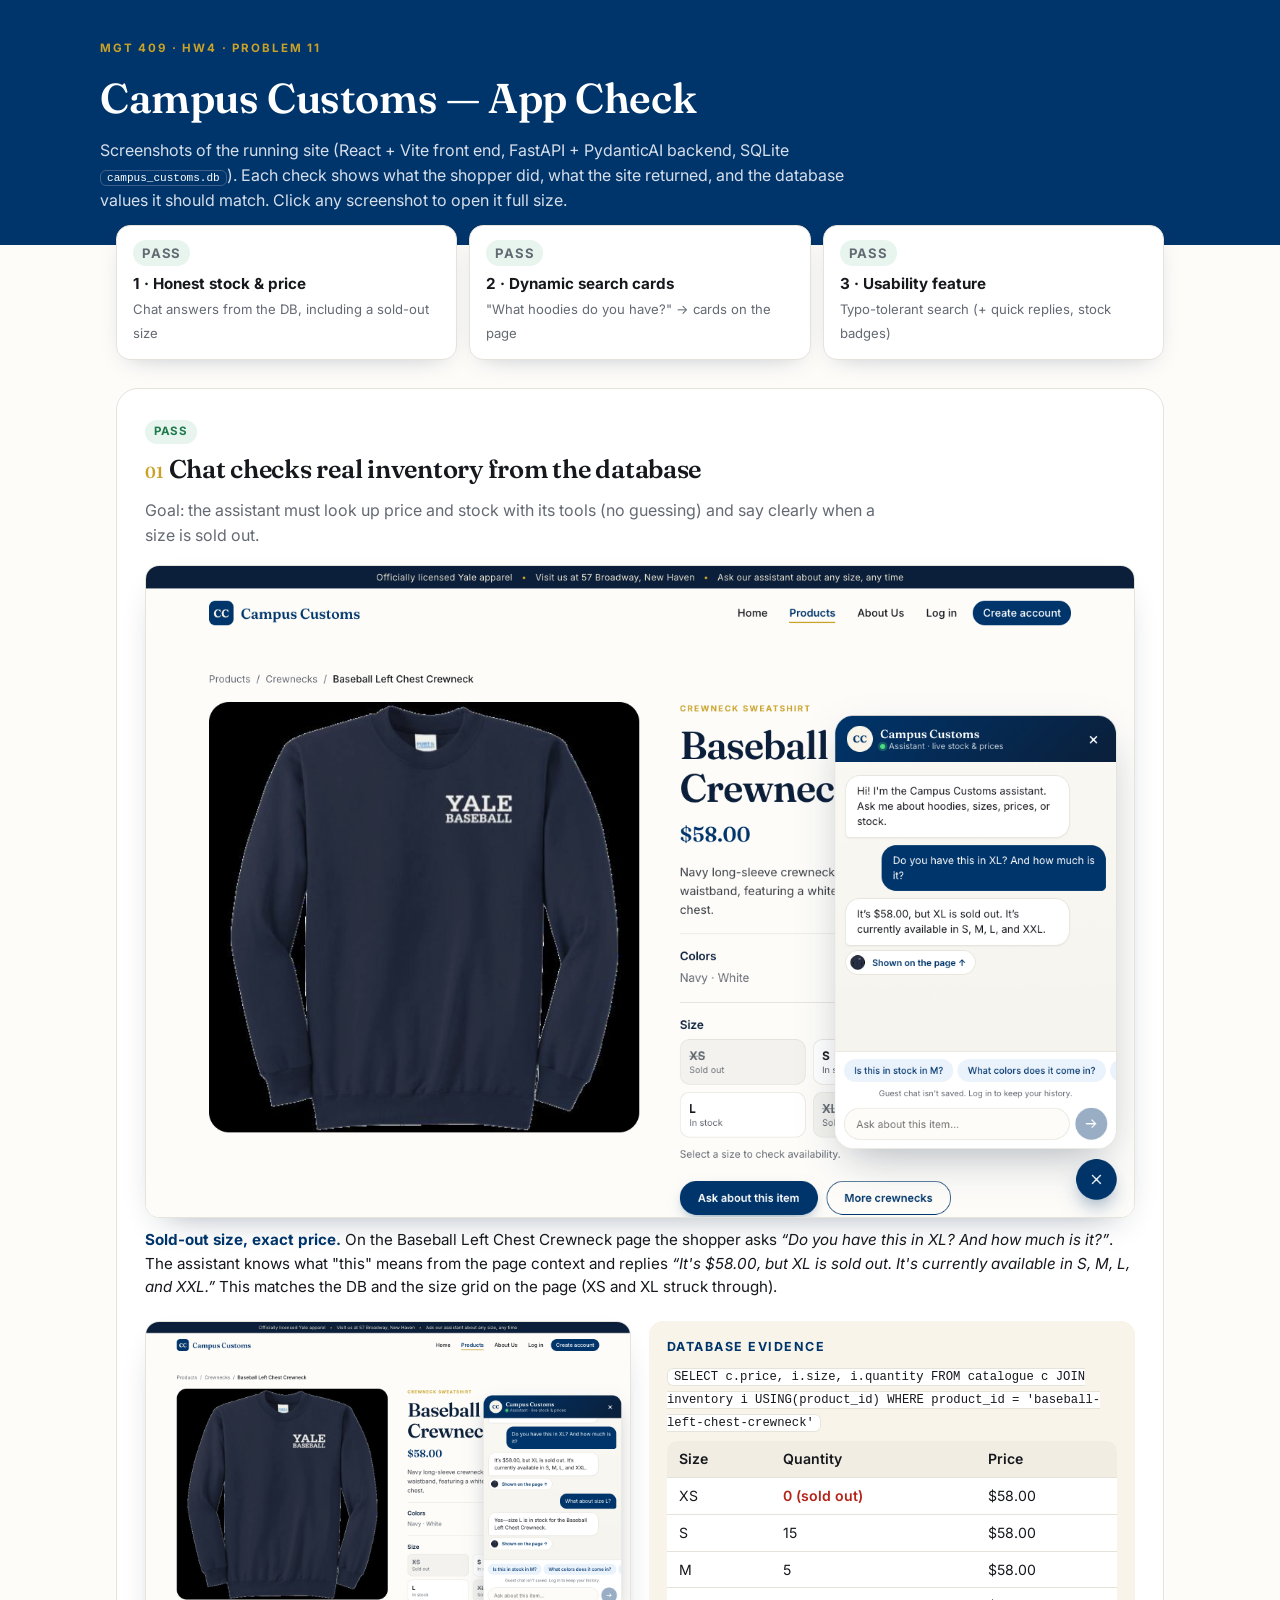
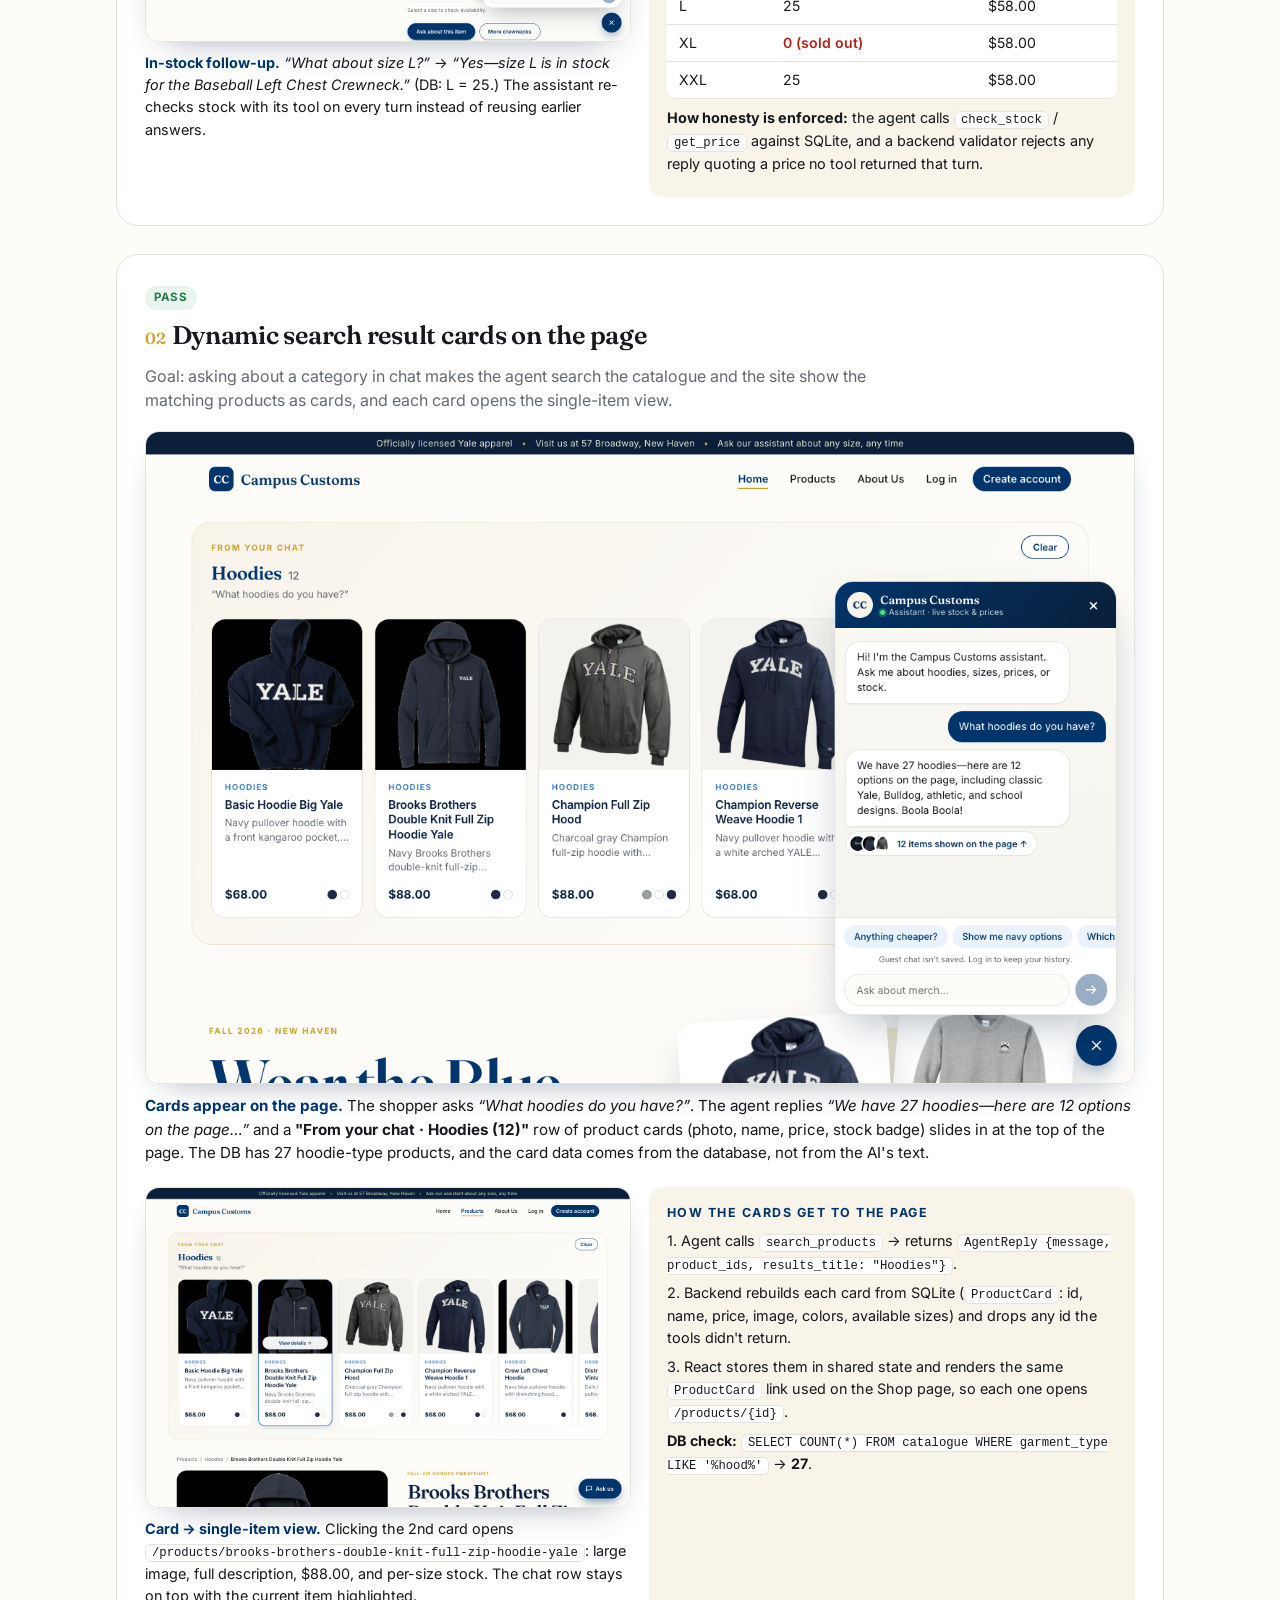
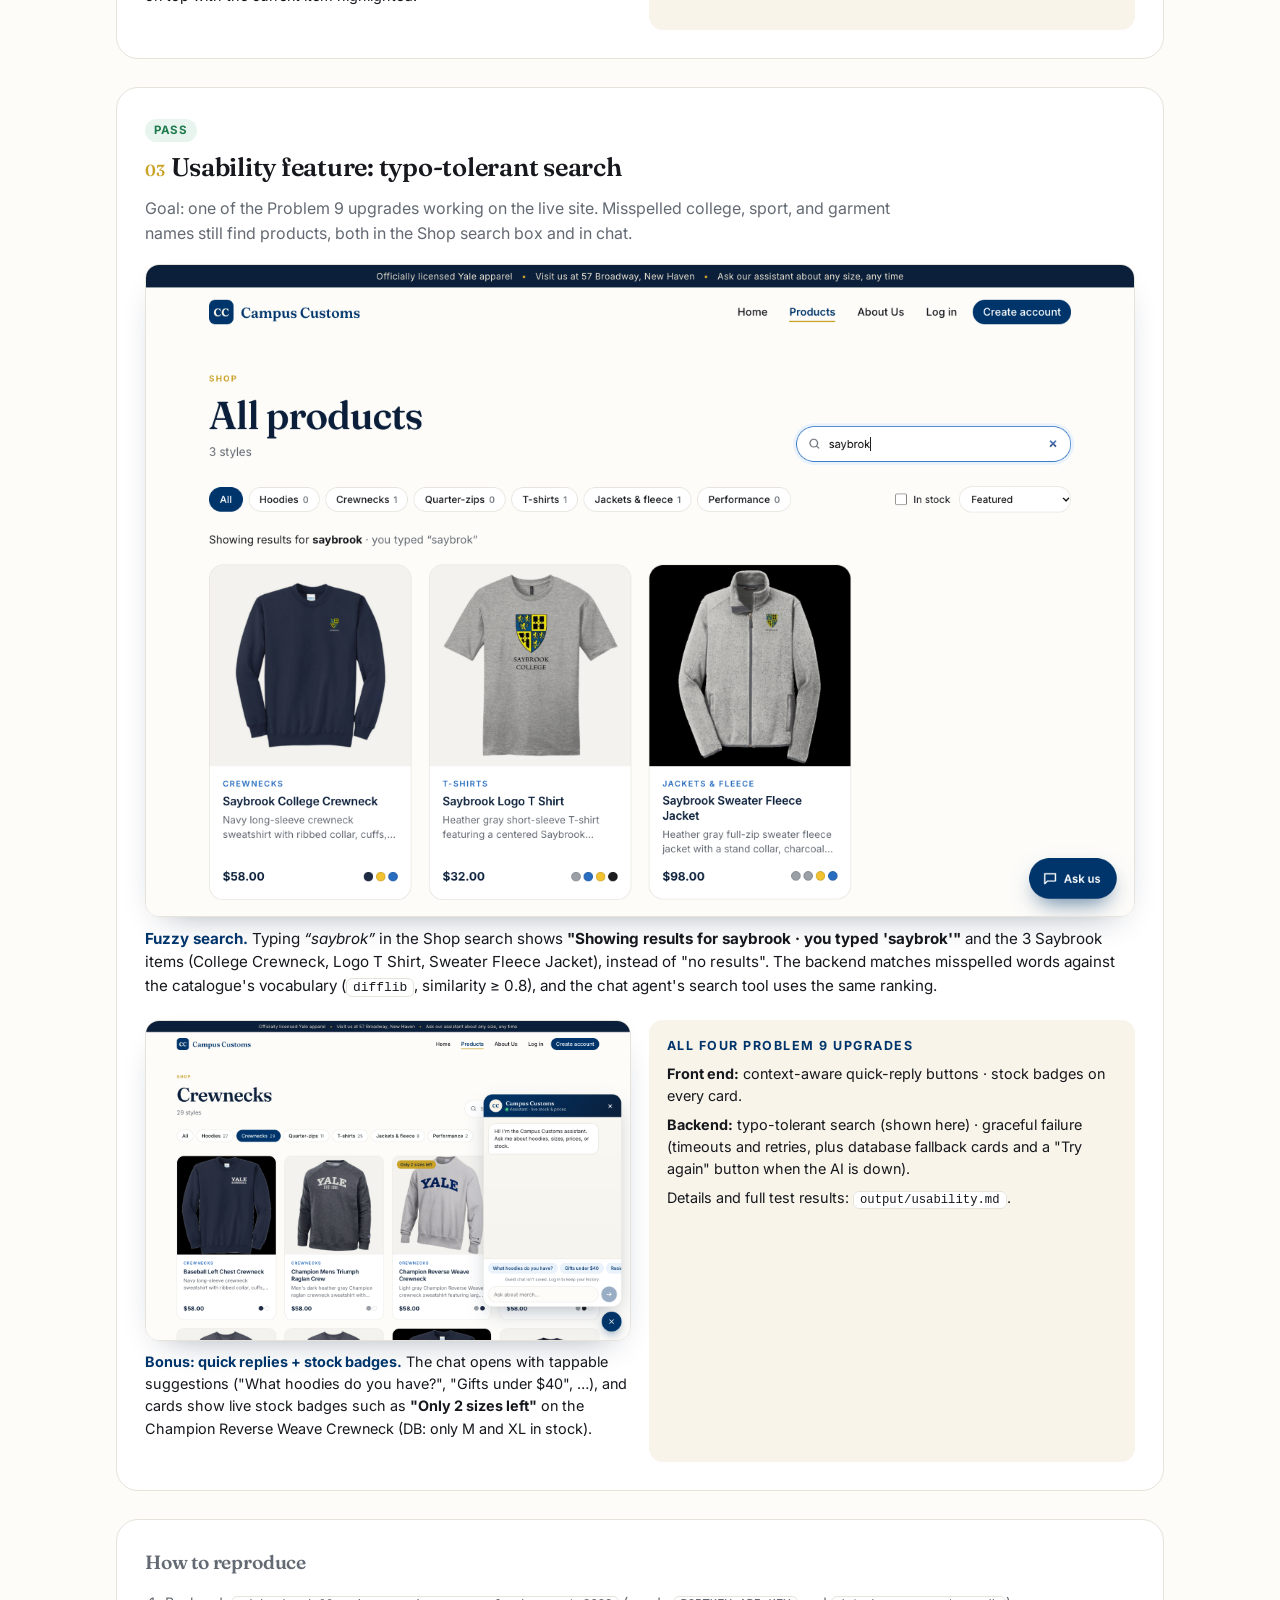
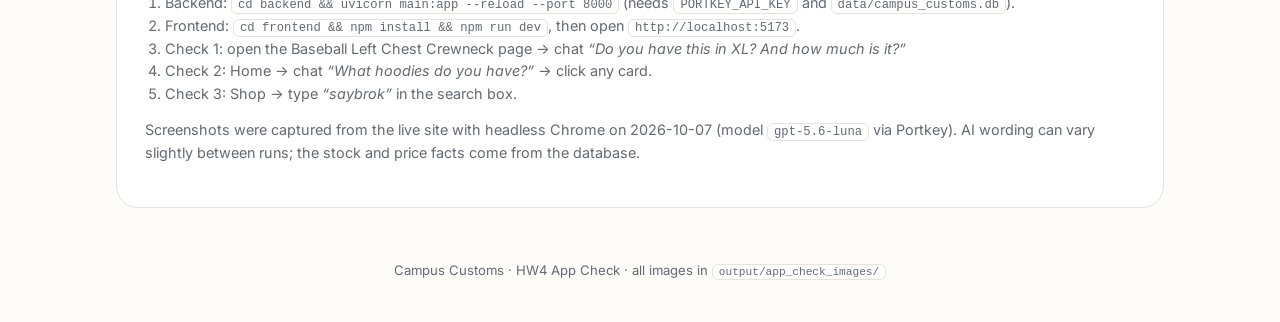
<file: output/app_check.html>
<!doctype html>
<html lang="en">
<head>
  <meta charset="utf-8" />
  <meta name="viewport" content="width=device-width, initial-scale=1" />
  <title>Campus Customs App Check</title>
  <link rel="preconnect" href="https://fonts.googleapis.com" />
  <link rel="preconnect" href="https://fonts.gstatic.com" crossorigin />
  <link href="https://fonts.googleapis.com/css2?family=Fraunces:opsz,wght@9..144,600&family=Inter:wght@400;500;600;700&display=swap" rel="stylesheet" />
  <style>
    :root {
      --navy: #00356b; --ink: #16181d; --muted: #646a73; --line: #e6e3db; --bg: #fdfcf9;
      --card: #fff; --cream: #f8f4ea; --gold: #c9a227; --ok: #1f7a4d; --ok-soft: #e7f5ee; --bad: #b42318;
      --serif: 'Fraunces', Georgia, serif; --sans: 'Inter', -apple-system, 'Segoe UI', Arial, sans-serif;
    }
    * { box-sizing: border-box; }
    body { margin: 0; background: var(--bg); color: var(--ink); font-family: var(--sans); line-height: 1.55; -webkit-font-smoothing: antialiased; }
    header { background: var(--navy); color: #fff; padding: 40px 16px 32px; }
    .wrap { max-width: 1080px; margin: 0 auto; padding: 0 16px; }
    header .wrap { padding: 0; }
    .eyebrow { text-transform: uppercase; letter-spacing: .16em; font-size: .72rem; font-weight: 700; color: var(--gold); margin: 0 0 8px; }
    h1, h2 { font-family: var(--serif); font-weight: 600; letter-spacing: -.01em; margin: 0 0 8px; }
    h1 { font-size: clamp(1.9rem, 4vw, 2.6rem); }
    header p { margin: 0; color: #d6deea; max-width: 760px; }
    .summary { display: grid; grid-template-columns: repeat(3, 1fr); gap: 12px; margin: -20px auto 8px; max-width: 1080px; padding: 0 16px; }
    .summary a { display: block; background: var(--card); border: 1px solid var(--line); border-radius: 14px; padding: 14px 16px; color: var(--ink); text-decoration: none; box-shadow: 0 8px 24px -14px rgba(11,31,58,.35); }
    .summary a:hover { border-color: var(--navy); }
    .summary b { display: block; font-size: .95rem; }
    .summary span { font-size: .82rem; color: var(--muted); }
    .pass { display: inline-block; background: var(--ok-soft); color: var(--ok); font-weight: 700; font-size: .72rem; letter-spacing: .06em; padding: 3px 9px; border-radius: 999px; margin-bottom: 6px; }
    section.check { background: var(--card); border: 1px solid var(--line); border-radius: 22px; padding: 28px; margin: 28px 0; }
    .check h2 { font-size: 1.6rem; }
    .check-head { display: flex; justify-content: space-between; gap: 16px; align-items: flex-start; flex-wrap: wrap; }
    .num { font-family: var(--serif); color: var(--gold); font-size: 1rem; margin-right: 6px; }
    .goal { color: var(--muted); margin: 0 0 18px; max-width: 760px; }
    figure { margin: 0 0 22px; }
    figure a { display: block; border-radius: 14px; overflow: hidden; border: 1px solid var(--line); box-shadow: 0 14px 34px -20px rgba(11,31,58,.45); }
    figure img { display: block; width: 100%; height: auto; }
    figcaption { margin-top: 10px; font-size: .95rem; }
    figcaption strong { color: var(--navy); }
    .pair { display: grid; grid-template-columns: 1fr 1fr; gap: 18px; }
    .pair figcaption { font-size: .9rem; }
    .evidence { background: var(--cream); border-radius: 14px; padding: 16px 18px; font-size: .9rem; }
    .evidence h3 { margin: 0 0 8px; font-size: .78rem; text-transform: uppercase; letter-spacing: .12em; color: var(--navy); }
    .evidence p { margin: 6px 0; }
    q { font-style: italic; }
    table { border-collapse: collapse; width: 100%; max-width: 560px; margin: 8px 0; background: #fff; border-radius: 10px; overflow: hidden; font-size: .88rem; }
    th, td { text-align: left; padding: 7px 12px; border-bottom: 1px solid var(--line); }
    th { background: #f1ede2; font-weight: 600; }
    td.zero { color: var(--bad); font-weight: 600; }
    code { font-size: .85em; background: #fff; border: 1px solid var(--line); padding: 1px 6px; border-radius: 6px; }
    .how { font-size: .9rem; color: var(--muted); }
    .how ol { padding-left: 20px; }
    footer { text-align: center; color: var(--muted); font-size: .82rem; padding: 24px 16px 48px; }
    @media (max-width: 760px) {
      .summary, .pair { grid-template-columns: 1fr; }
      .summary { margin-top: 16px; }
      section.check { padding: 18px; }
    }
  </style>
</head>
<body>
  <header>
    <div class="wrap">
      <p class="eyebrow">MGT 409 · HW4 · Problem 11</p>
      <h1>Campus Customs — App Check</h1>
      <p>Screenshots of the running site (React + Vite front end, FastAPI + PydanticAI backend, SQLite <code style="background:transparent;border-color:#3d5f8a;color:#fff">campus_customs.db</code>). Each check shows what the shopper did, what the site returned, and the database values it should match. Click any screenshot to open it full size.</p>
    </div>
  </header>

  <nav class="summary" aria-label="Checks">
    <a href="#check-1"><span class="pass">PASS</span><b>1 · Honest stock &amp; price</b><span>Chat answers from the DB, including a sold-out size</span></a>
    <a href="#check-2"><span class="pass">PASS</span><b>2 · Dynamic search cards</b><span>"What hoodies do you have?" → cards on the page</span></a>
    <a href="#check-3"><span class="pass">PASS</span><b>3 · Usability feature</b><span>Typo-tolerant search (+ quick replies, stock badges)</span></a>
  </nav>

  <main class="wrap">

    <!-- ============================ CHECK 1 ============================ -->
    <section class="check" id="check-1">
      <div class="check-head">
        <div>
          <span class="pass">PASS</span>
          <h2><span class="num">01</span>Chat checks real inventory from the database</h2>
        </div>
      </div>
      <p class="goal">Goal: the assistant must look up price and stock with its tools (no guessing) and say clearly when a size is sold out.</p>

      <figure>
        <a href="app_check_images/1-honest-stock-price.png" target="_blank"><img src="app_check_images/1-honest-stock-price.png" alt="Chat on the Baseball Left Chest Crewneck page answering that XL is sold out and the price is $58.00" /></a>
        <figcaption><strong>Sold-out size, exact price.</strong> On the Baseball Left Chest Crewneck page the shopper asks <q>Do you have this in XL? And how much is it?</q>. The assistant knows what "this" means from the page context and replies <q>It's $58.00, but XL is sold out. It's currently available in S, M, L, and XXL.</q> This matches the DB and the size grid on the page (XS and XL struck through).</figcaption>
      </figure>

      <div class="pair">
        <figure>
          <a href="app_check_images/1b-honest-stock-followup.png" target="_blank"><img src="app_check_images/1b-honest-stock-followup.png" alt="Follow-up question about size L answered as available" /></a>
          <figcaption><strong>In-stock follow-up.</strong> <q>What about size L?</q> → <q>Yes—size L is in stock for the Baseball Left Chest Crewneck.</q> (DB: L = 25.) The assistant re-checks stock with its tool on every turn instead of reusing earlier answers.</figcaption>
        </figure>
        <div class="evidence">
          <h3>Database evidence</h3>
          <p><code>SELECT c.price, i.size, i.quantity FROM catalogue c JOIN inventory i USING(product_id) WHERE product_id = 'baseball-left-chest-crewneck'</code></p>
          <table>
            <thead><tr><th>Size</th><th>Quantity</th><th>Price</th></tr></thead>
            <tbody>
              <tr><td>XS</td><td class="zero">0 (sold out)</td><td>$58.00</td></tr>
              <tr><td>S</td><td>15</td><td>$58.00</td></tr>
              <tr><td>M</td><td>5</td><td>$58.00</td></tr>
              <tr><td>L</td><td>25</td><td>$58.00</td></tr>
              <tr><td>XL</td><td class="zero">0 (sold out)</td><td>$58.00</td></tr>
              <tr><td>XXL</td><td>25</td><td>$58.00</td></tr>
            </tbody>
          </table>
          <p><b>How honesty is enforced:</b> the agent calls <code>check_stock</code> / <code>get_price</code> against SQLite, and a backend validator rejects any reply quoting a price no tool returned that turn.</p>
        </div>
      </div>
    </section>

    <!-- ============================ CHECK 2 ============================ -->
    <section class="check" id="check-2">
      <span class="pass">PASS</span>
      <h2><span class="num">02</span>Dynamic search result cards on the page</h2>
      <p class="goal">Goal: asking about a category in chat makes the agent search the catalogue and the site show the matching products as cards, and each card opens the single-item view.</p>

      <figure>
        <a href="app_check_images/2-dynamic-cards.png" target="_blank"><img src="app_check_images/2-dynamic-cards.png" alt="'From your chat · Hoodies' row of 12 product cards at the top of the home page" /></a>
        <figcaption><strong>Cards appear on the page.</strong> The shopper asks <q>What hoodies do you have?</q>. The agent replies <q>We have 27 hoodies—here are 12 options on the page…</q> and a <b>"From your chat · Hoodies (12)"</b> row of product cards (photo, name, price, stock badge) slides in at the top of the page. The DB has 27 hoodie-type products, and the card data comes from the database, not from the AI's text.</figcaption>
      </figure>

      <div class="pair">
        <figure>
          <a href="app_check_images/2b-card-opens-item-page.png" target="_blank"><img src="app_check_images/2b-card-opens-item-page.png" alt="Brooks Brothers Double Knit Full Zip Hoodie item page opened from a chat card" /></a>
          <figcaption><strong>Card → single-item view.</strong> Clicking the 2nd card opens <code>/products/brooks-brothers-double-knit-full-zip-hoodie-yale</code>: large image, full description, $88.00, and per-size stock. The chat row stays on top with the current item highlighted.</figcaption>
        </figure>
        <div class="evidence">
          <h3>How the cards get to the page</h3>
          <p>1. Agent calls <code>search_products</code> → returns <code>AgentReply {message, product_ids, results_title: "Hoodies"}</code>.</p>
          <p>2. Backend rebuilds each card from SQLite (<code>ProductCard</code>: id, name, price, image, colors, available sizes) and drops any id the tools didn't return.</p>
          <p>3. React stores them in shared state and renders the same <code>ProductCard</code> link used on the Shop page, so each one opens <code>/products/{id}</code>.</p>
          <p><b>DB check:</b> <code>SELECT COUNT(*) FROM catalogue WHERE garment_type LIKE '%hood%'</code> → <b>27</b>.</p>
        </div>
      </div>
    </section>

    <!-- ============================ CHECK 3 ============================ -->
    <section class="check" id="check-3">
      <span class="pass">PASS</span>
      <h2><span class="num">03</span>Usability feature: typo-tolerant search</h2>
      <p class="goal">Goal: one of the Problem 9 upgrades working on the live site. Misspelled college, sport, and garment names still find products, both in the Shop search box and in chat.</p>

      <figure>
        <a href="app_check_images/3-fuzzy-search.png" target="_blank"><img src="app_check_images/3-fuzzy-search.png" alt="Shop search for 'saybrok' showing results for saybrook" /></a>
        <figcaption><strong>Fuzzy search.</strong> Typing <q>saybrok</q> in the Shop search shows <b>"Showing results for saybrook · you typed 'saybrok'"</b> and the 3 Saybrook items (College Crewneck, Logo T Shirt, Sweater Fleece Jacket), instead of "no results". The backend matches misspelled words against the catalogue's vocabulary (<code>difflib</code>, similarity ≥ 0.8), and the chat agent's search tool uses the same ranking.</figcaption>
      </figure>

      <div class="pair">
        <figure>
          <a href="app_check_images/3b-quick-replies-badges.png" target="_blank"><img src="app_check_images/3b-quick-replies-badges.png" alt="Crewnecks page with an 'Only 2 sizes left' badge and quick-reply buttons in the chat" /></a>
          <figcaption><strong>Bonus: quick replies + stock badges.</strong> The chat opens with tappable suggestions ("What hoodies do you have?", "Gifts under $40", …), and cards show live stock badges such as <b>"Only 2 sizes left"</b> on the Champion Reverse Weave Crewneck (DB: only M and XL in stock).</figcaption>
        </figure>
        <div class="evidence">
          <h3>All four Problem 9 upgrades</h3>
          <p><b>Front end:</b> context-aware quick-reply buttons · stock badges on every card.</p>
          <p><b>Backend:</b> typo-tolerant search (shown here) · graceful failure (timeouts and retries, plus database fallback cards and a "Try again" button when the AI is down).</p>
          <p>Details and full test results: <code>output/usability.md</code>.</p>
        </div>
      </div>
    </section>

    <section class="check how">
      <h2 style="font-size:1.2rem">How to reproduce</h2>
      <ol>
        <li>Backend: <code>cd backend &amp;&amp; uvicorn main:app --reload --port 8000</code> (needs <code>PORTKEY_API_KEY</code> and <code>data/campus_customs.db</code>).</li>
        <li>Frontend: <code>cd frontend &amp;&amp; npm install &amp;&amp; npm run dev</code>, then open <code>http://localhost:5173</code>.</li>
        <li>Check 1: open the Baseball Left Chest Crewneck page → chat <q>Do you have this in XL? And how much is it?</q></li>
        <li>Check 2: Home → chat <q>What hoodies do you have?</q> → click any card.</li>
        <li>Check 3: Shop → type <q>saybrok</q> in the search box.</li>
      </ol>
      <p>Screenshots were captured from the live site with headless Chrome on 2026-10-07 (model <code>gpt-5.6-luna</code> via Portkey). AI wording can vary slightly between runs; the stock and price facts come from the database.</p>
    </section>
  </main>

  <footer>Campus Customs · HW4 App Check · all images in <code>output/app_check_images/</code></footer>
</body>
</html>
</file>
